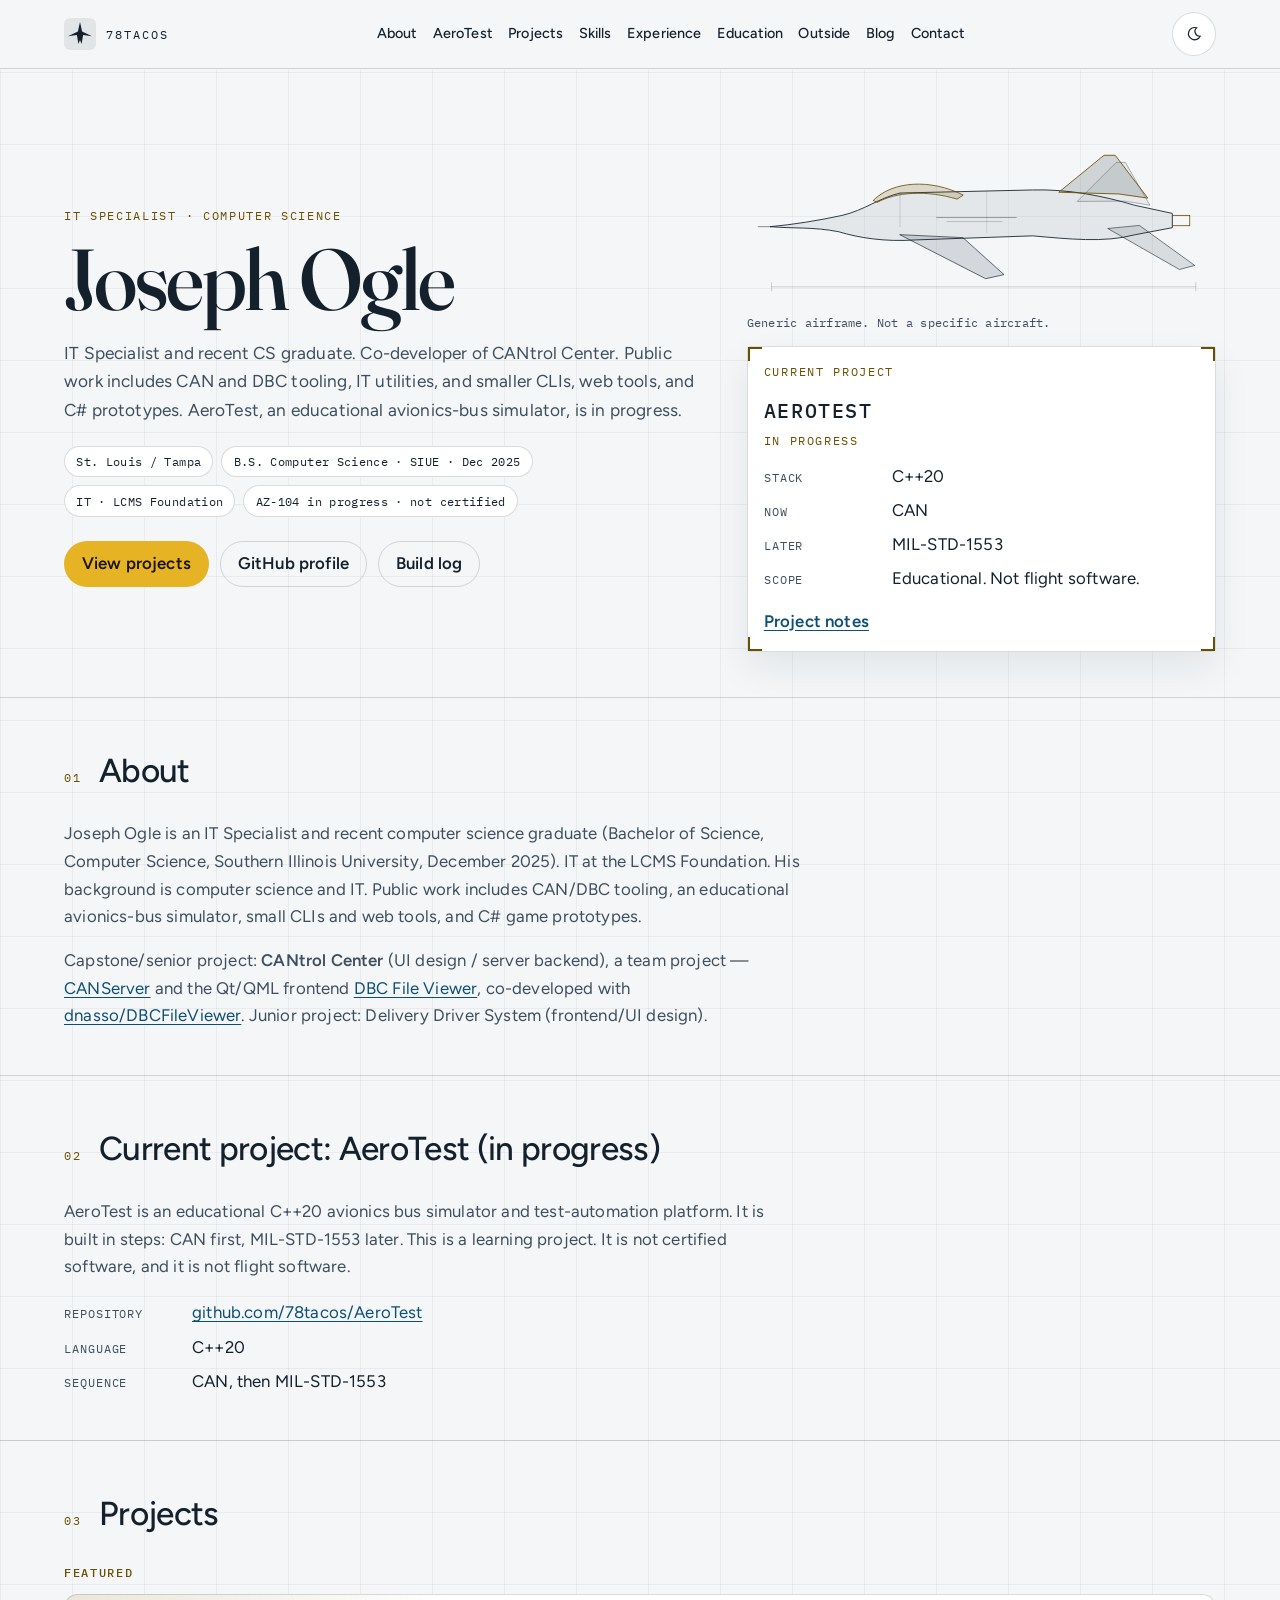
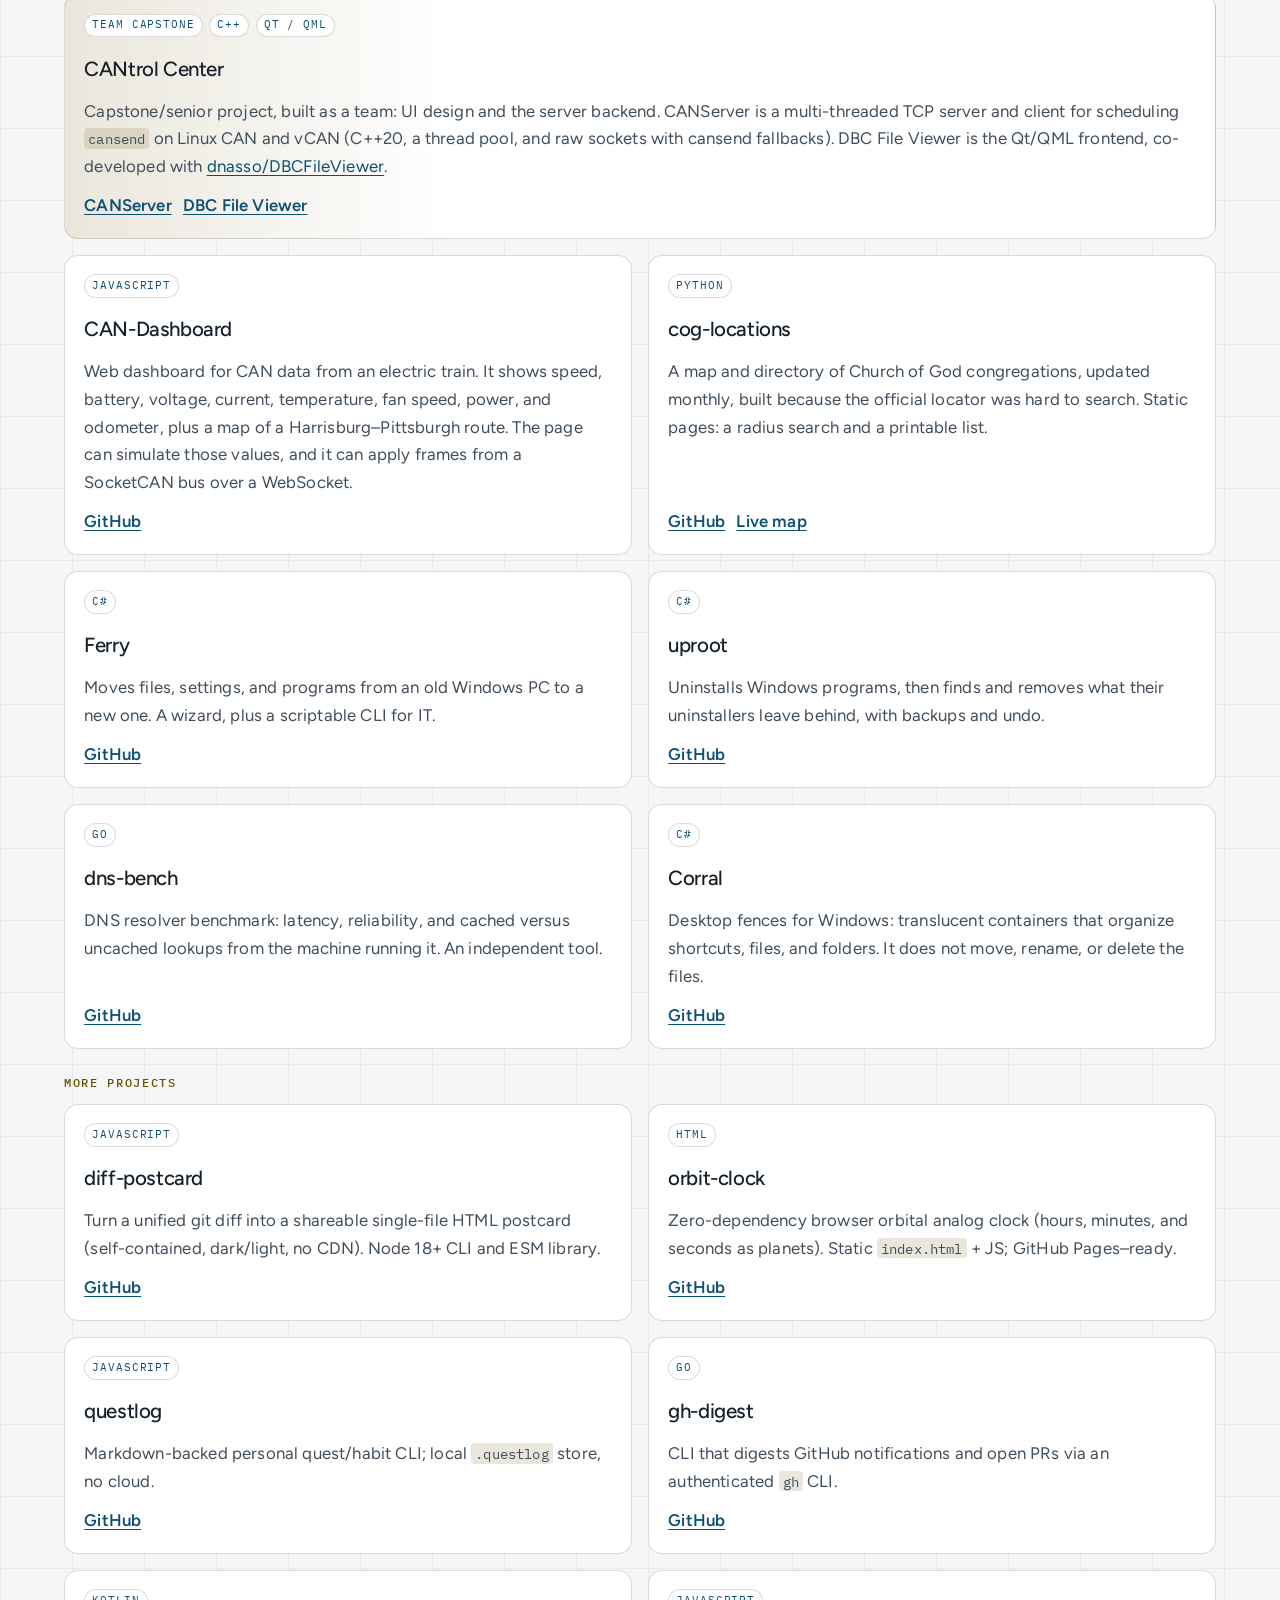
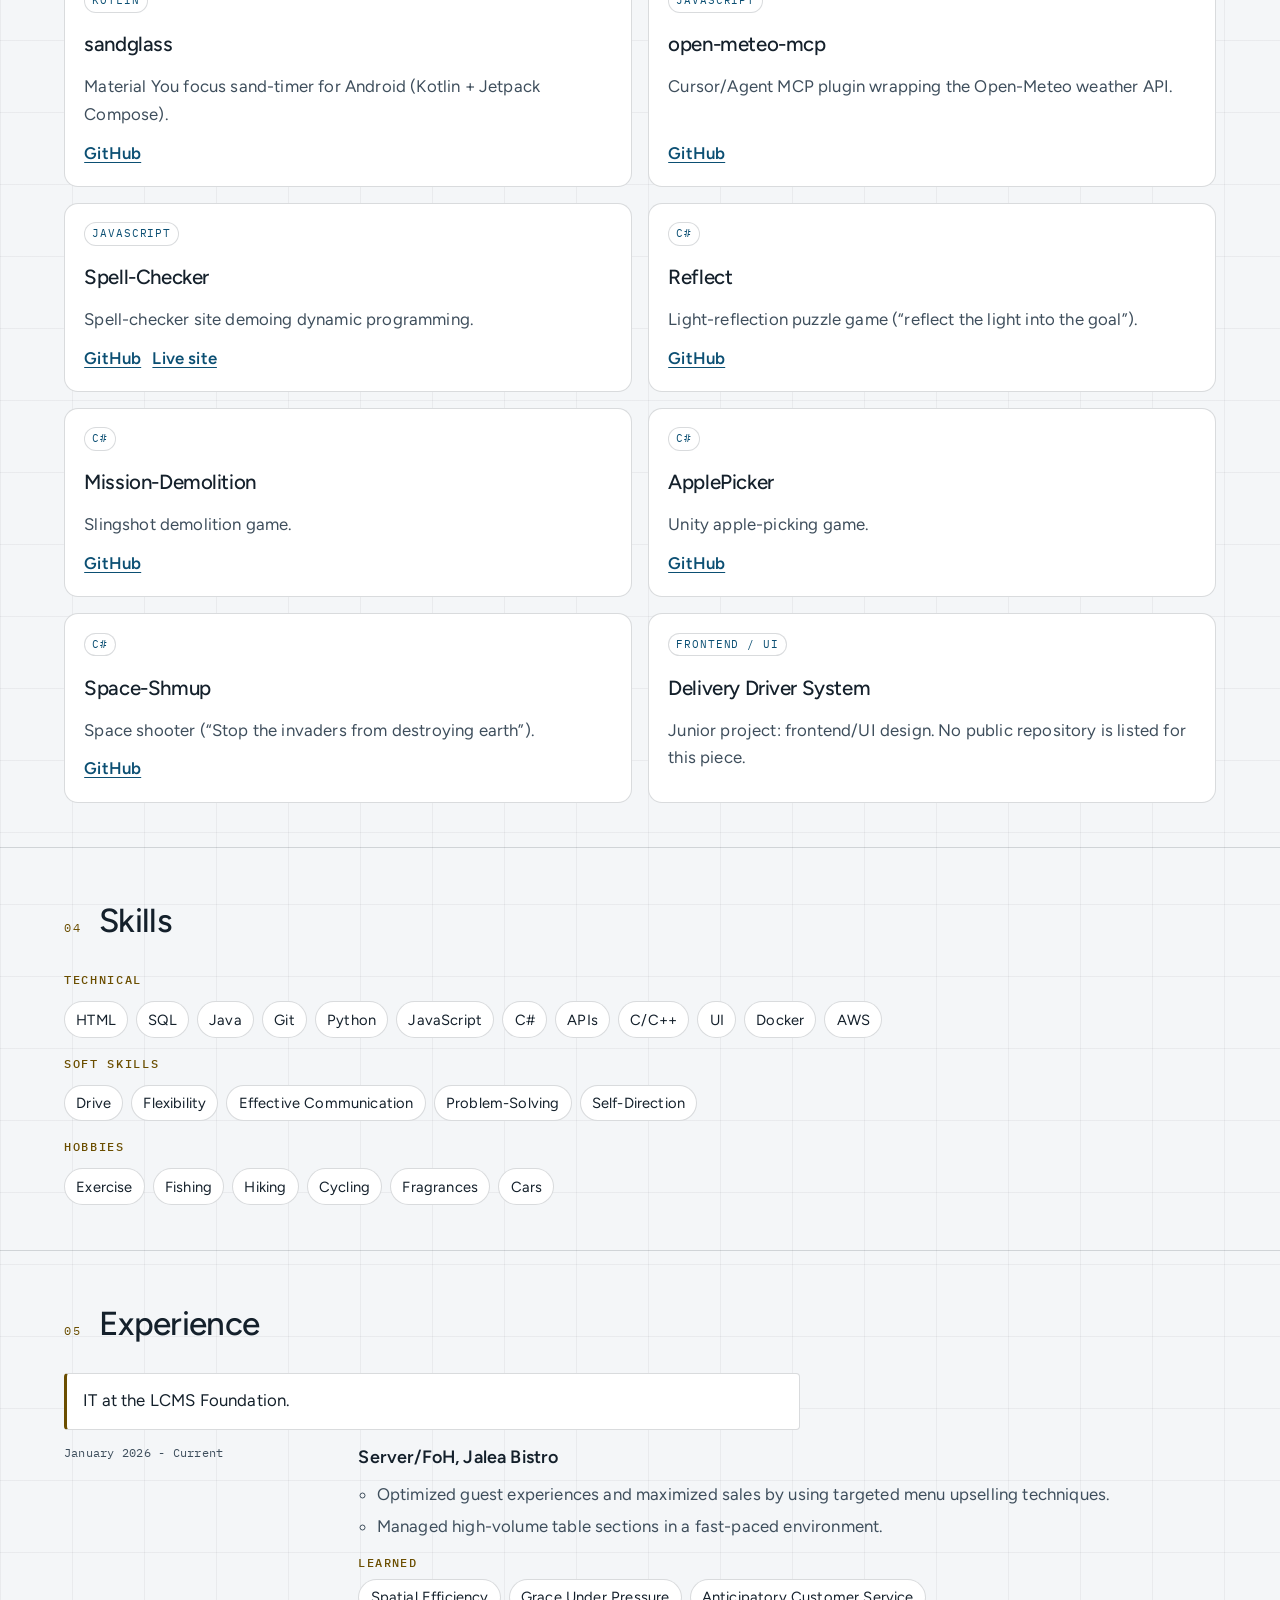
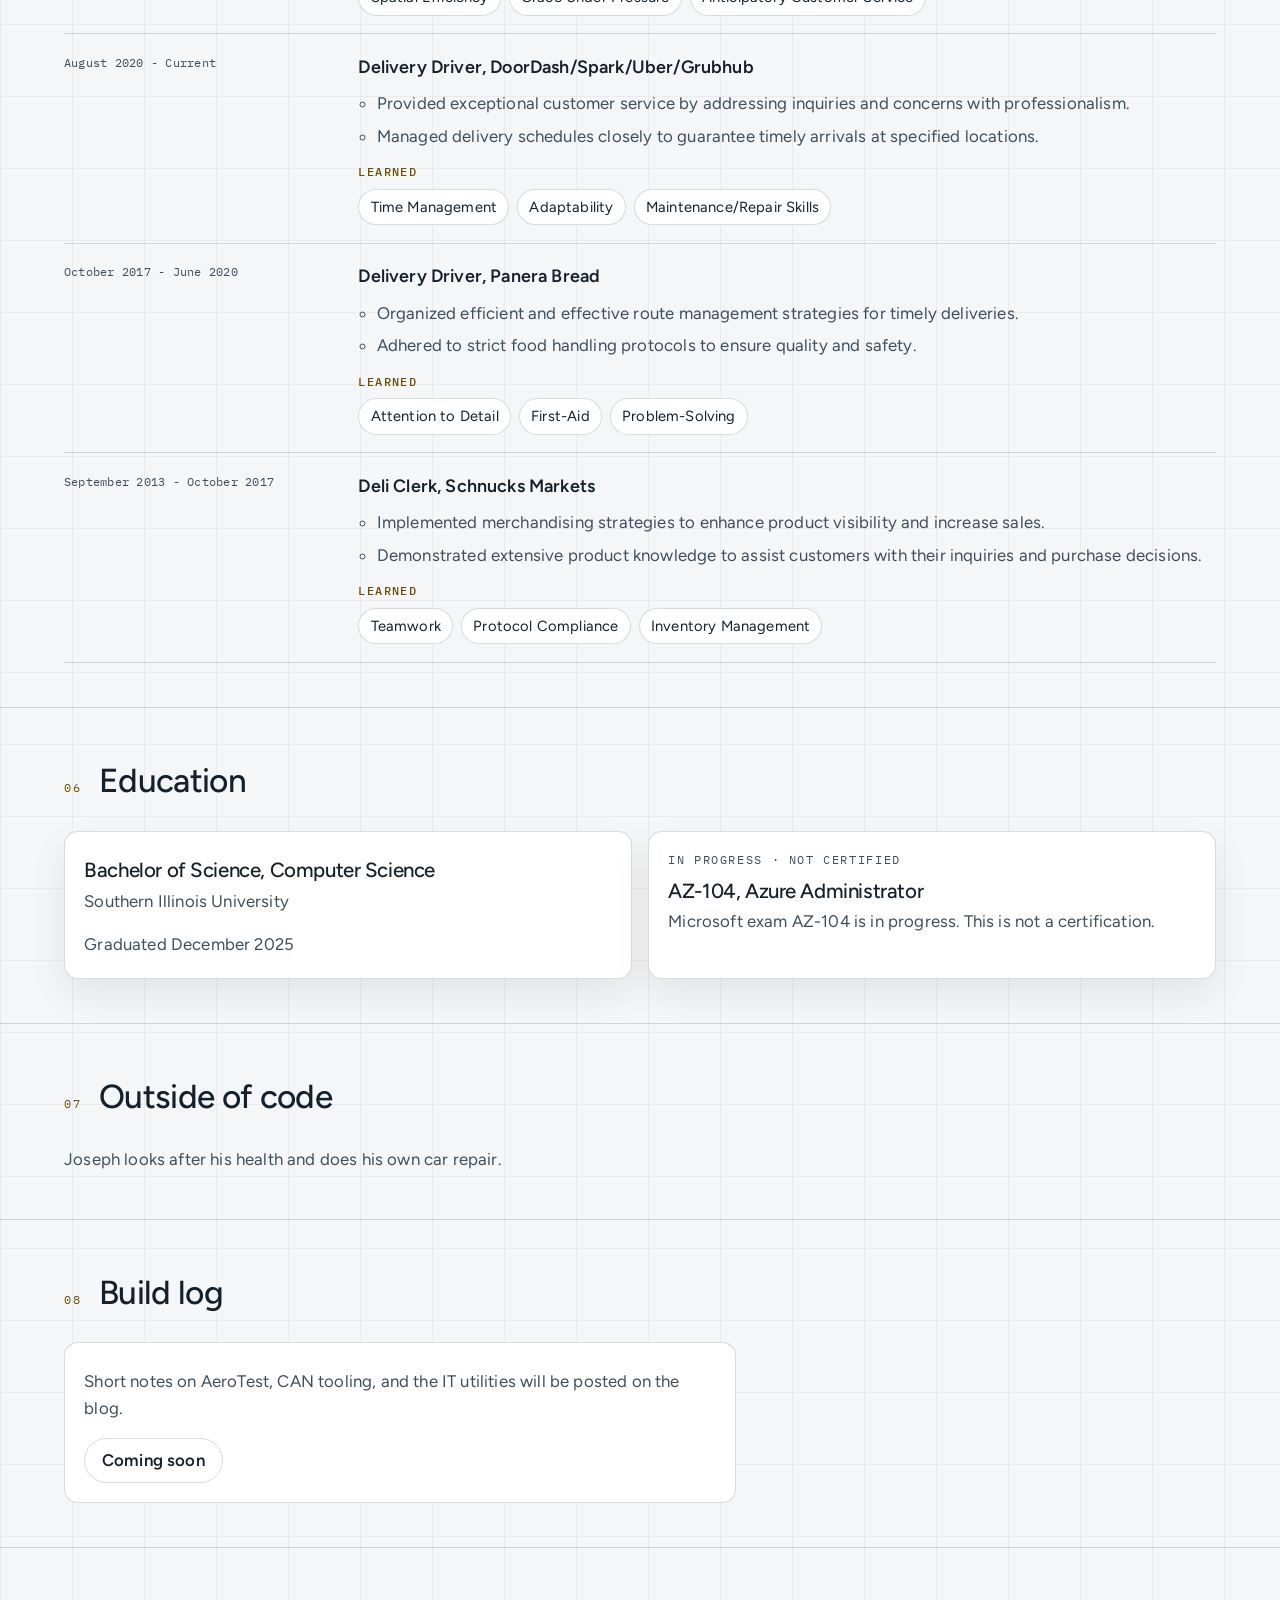
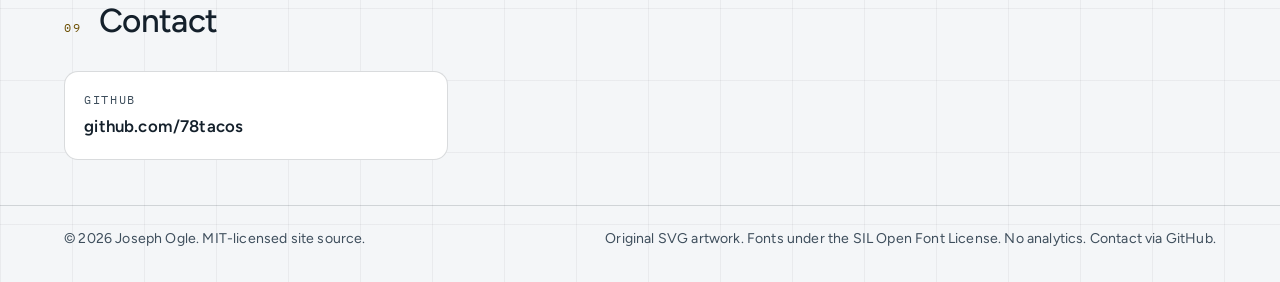
<file: index.html>
<!DOCTYPE html>
<html lang="en">
  <head>
    <meta charset="utf-8" />
    <meta name="viewport" content="width=device-width, initial-scale=1" />
    <title>Joseph Ogle · IT Specialist and Computer Science</title>
    <meta
      name="description"
      content="Joseph Ogle — IT specialist and SIUE CS graduate (Dec 2025). IT at the LCMS Foundation. CANtrol Center, AeroTest. AZ-104 in progress, not certified."
    />
    <meta name="theme-color" content="#0e141b" />
    <link rel="icon" href="assets/img/favicon.svg" type="image/svg+xml" />
    <link rel="stylesheet" href="css/fonts.css" />
    <link rel="stylesheet" href="css/styles.css" />
    <!--
      Artwork is original SVG. No stock photos and no third-party marks.
      Figtree, Fraunces, and IBM Plex Mono are SIL Open Font License.
    -->
    <script>
      (function () {
        try {
          var stored = localStorage.getItem("theme");
          var theme =
            stored === "light" || stored === "dark"
              ? stored
              : window.matchMedia("(prefers-color-scheme: light)").matches
                ? "light"
                : "dark";
          document.documentElement.dataset.theme = theme;
        } catch (error) {
          document.documentElement.dataset.theme = "dark";
        }
      })();
    </script>
  </head>
  <body>
    <a class="skip-link" href="#main">Skip to content</a>
    <header class="site-header">
      <div class="wrap header-inner">
        <a class="wordmark" href="#top">
          <svg class="wordmark-mark" viewBox="0 0 64 64" aria-hidden="true" focusable="false">
            <rect width="64" height="64" rx="12" fill="currentColor" opacity="0.08" />
            <path fill="currentColor" d="M32 8 L36.2 27 L56 36.5 L38.2 34.2 L35.2 52 L32 44 L28.8 52 L25.8 34.2 L8 36.5 L27.8 27 Z" />
          </svg>
          78tacos
        </a>
        <nav id="site-nav" class="site-nav" data-nav aria-label="Primary">
          <a href="#about">About</a>
          <a href="#aerotest">AeroTest</a>
          <a href="#projects">Projects</a>
          <a href="#skills">Skills</a>
          <a href="#experience">Experience</a>
          <a href="#education">Education</a>
          <a href="#outside">Outside</a>
          <a href="blog/index.html">Blog</a>
          <a href="#contact">Contact</a>
        </nav>
        <div class="header-actions">
          <button class="icon-btn" type="button" data-theme-toggle aria-pressed="true" aria-label="Switch to light theme">
            <svg class="icon-sun" width="18" height="18" viewBox="0 0 24 24" aria-hidden="true" focusable="false">
              <circle cx="12" cy="12" r="3.2" fill="none" stroke="currentColor" stroke-width="1.6" />
              <path fill="none" stroke="currentColor" stroke-width="1.6" stroke-linecap="round" d="M12 3.5v2.2M12 18.3v2.2M3.5 12h2.2M18.3 12h2.2M6 6l1.6 1.6M16.4 16.4 18 18M18 6l-1.6 1.6M7.6 16.4 6 18" />
            </svg>
            <svg class="icon-moon" width="18" height="18" viewBox="0 0 24 24" aria-hidden="true" focusable="false">
              <path fill="none" stroke="currentColor" stroke-width="1.6" d="M15.5 3.8A8.2 8.2 0 1 0 20.2 15 6.4 6.4 0 0 1 15.5 3.8z" />
            </svg>
          </button>
          <button
            class="menu-toggle"
            type="button"
            data-menu-toggle
            aria-expanded="false"
            aria-controls="site-nav"
            aria-label="Open menu"
          >
            <svg width="18" height="18" viewBox="0 0 24 24" aria-hidden="true" focusable="false">
              <path fill="none" stroke="currentColor" stroke-width="1.8" stroke-linecap="round" d="M4 7h16M4 12h16M4 17h16" />
            </svg>
          </button>
        </div>
      </div>
    </header>

    <main id="main">
      <section class="wrap hero" id="top" aria-labelledby="name">
        <div>
          <p class="kicker">IT Specialist · Computer Science</p>
          <h1 id="name">Joseph Ogle</h1>
          <p class="lede">
            IT Specialist and recent CS graduate. Co-developer of CANtrol Center.
            Public work includes CAN and DBC tooling, IT utilities, and smaller CLIs, web tools, and C# prototypes.
            AeroTest, an educational avionics-bus simulator, is in progress.
          </p>
          <div class="hero-meta">
            <span class="chip">St. Louis / Tampa</span>
            <span class="chip">B.S. Computer Science · SIUE · Dec 2025</span>
            <span class="chip">IT · LCMS Foundation</span>
            <span class="chip">AZ-104 in progress · not certified</span>
          </div>
          <div class="hero-actions">
            <a class="btn btn-primary" href="#projects">View projects</a>
            <a class="btn btn-ghost" href="https://github.com/78tacos" rel="me noopener noreferrer">GitHub profile</a>
            <a class="btn btn-ghost" href="blog/index.html">Build log</a>
          </div>
        </div>
        <div class="hero-aside">
          <figure class="jet">
            <svg viewBox="0 0 920 320" aria-hidden="true" focusable="false">
              <!-- Original schematic. Not a specific aircraft, logo, or photograph. -->
              <g fill="none" stroke-linejoin="round" stroke-linecap="round">
                <path d="M48 286 H880" stroke="currentColor" stroke-opacity="0.35" />
                <path d="M48 278 V294 M880 278 V294" stroke="currentColor" stroke-opacity="0.35" />
                <path d="M300 184 L468 270 L504 262 L424 190 Z" fill="currentColor" fill-opacity="0.14" stroke="currentColor" stroke-opacity="0.85" stroke-width="1.5" />
                <path d="M708 172 L848 252 L878 244 L770 166 Z" fill="currentColor" fill-opacity="0.12" stroke="currentColor" stroke-opacity="0.75" stroke-width="1.5" />
                <path d="M648 118 L724 42 L742 42 L790 126 L742 118 Z" fill="currentColor" fill-opacity="0.06" stroke="currentColor" stroke-opacity="0.45" stroke-width="1.4" />
                <path
                  d="M46 168 C90 164 140 156 186 146 C230 136 258 112 300 102 L560 96 C630 94 700 108 760 126 L834 142 L834 170 L760 184 C700 200 630 192 560 186 L330 194 C270 198 220 190 180 178 C130 168 90 172 46 168 Z"
                  fill="currentColor"
                  fill-opacity="0.07"
                  stroke="currentColor"
                  stroke-width="1.7"
                />
                <path d="M612 100 L700 28 L722 28 L786 112 L730 104 Z" fill="currentColor" fill-opacity="0.16" stroke="var(--amber)" stroke-width="1.7" />
                <path d="M248 116 C286 78 360 74 424 106 L412 114 C352 96 292 100 256 120 Z" fill="var(--amber)" fill-opacity="0.18" stroke="var(--amber)" stroke-width="1.6" />
                <path d="M372 150 H528" stroke="currentColor" stroke-opacity="0.55" stroke-width="1.4" />
                <path d="M392 158 H500" stroke="currentColor" stroke-opacity="0.35" stroke-width="1.2" />
                <path d="M300 102 V168" stroke="currentColor" stroke-opacity="0.28" />
                <path d="M470 98 V180" stroke="currentColor" stroke-opacity="0.22" />
                <path d="M834 146 H868 M834 166 H868 M868 146 V166" stroke="var(--amber)" stroke-width="1.6" />
                <path d="M46 168 H22" stroke="currentColor" stroke-opacity="0.7" stroke-width="1.4" />
              </g>
            </svg>
            <figcaption class="caption">Generic airframe. Not a specific aircraft.</figcaption>
          </figure>
          <div class="plate">
            <p class="kicker">Current project</p>
            <p class="plate-title">AEROTEST</p>
            <p class="flag">In progress</p>
            <dl class="specs">
              <div>
                <dt>Stack</dt>
                <dd>C++20</dd>
              </div>
              <div>
                <dt>Now</dt>
                <dd>CAN</dd>
              </div>
              <div>
                <dt>Later</dt>
                <dd>MIL-STD-1553</dd>
              </div>
              <div>
                <dt>Scope</dt>
                <dd>Educational. Not flight software.</dd>
              </div>
            </dl>
            <div class="card-links">
              <a href="#aerotest">Project notes</a>
            </div>
          </div>
        </div>
      </section>

      <section class="section" id="about" aria-labelledby="about-title">
        <div class="wrap">
          <div class="section-head">
            <span class="idx">01</span>
            <h2 id="about-title">About</h2>
          </div>
          <div class="prose">
            <p>
              Joseph Ogle is an IT Specialist and recent computer science graduate
              (Bachelor of Science, Computer Science, Southern Illinois University, December 2025).
              IT at the LCMS Foundation. His background is computer science and IT.
              Public work includes CAN/DBC tooling, an educational avionics-bus simulator,
              small CLIs and web tools, and C# game prototypes.
            </p>
            <p>
              Capstone/senior project: <strong>CANtrol Center</strong> (UI design / server backend),
              a team project —
              <a href="https://github.com/78tacos/CANServer" rel="noopener noreferrer">CANServer</a>
              and the Qt/QML frontend
              <a href="https://github.com/78tacos/DBCFileViewer" rel="noopener noreferrer">DBC File Viewer</a>,
              co-developed with
              <a href="https://github.com/dnasso/DBCFileViewer" rel="noopener noreferrer">dnasso/DBCFileViewer</a>.
              Junior project: Delivery Driver System (frontend/UI design).
            </p>
          </div>
        </div>
      </section>

      <section class="section" id="aerotest" aria-labelledby="aerotest-title">
        <div class="wrap">
          <div class="section-head">
            <span class="idx">02</span>
            <h2 id="aerotest-title">Current project: AeroTest (in progress)</h2>
          </div>
          <div class="prose">
            <p>
              AeroTest is an educational C++20 avionics bus simulator and test-automation platform.
              It is built in steps: CAN first, MIL-STD-1553 later.
              This is a learning project. It is not certified software, and it is not flight software.
            </p>
          </div>
          <dl class="specs">
            <div>
              <dt>Repository</dt>
              <dd><a href="https://github.com/78tacos/AeroTest" rel="noopener noreferrer">github.com/78tacos/AeroTest</a></dd>
            </div>
            <div>
              <dt>Language</dt>
              <dd>C++20</dd>
            </div>
            <div>
              <dt>Sequence</dt>
              <dd>CAN, then MIL-STD-1553</dd>
            </div>
          </dl>
        </div>
      </section>

      <section class="section" id="projects" aria-labelledby="projects-title">
        <div class="wrap">
          <div class="section-head">
            <span class="idx">03</span>
            <h2 id="projects-title">Projects</h2>
          </div>
          <p class="group-label">Featured</p>
          <div class="project-grid">
            <article class="card featured">
              <div class="card-top">
                <span class="lang">Team capstone</span>
                <span class="lang">C++</span>
                <span class="lang">Qt / QML</span>
              </div>
              <h3>CANtrol Center</h3>
              <p>
                Capstone/senior project, built as a team: UI design and the server backend.
                CANServer is a multi-threaded TCP server and client for scheduling
                <code>cansend</code> on Linux CAN and vCAN (C++20, a thread pool, and raw sockets
                with cansend fallbacks). DBC File Viewer is the Qt/QML frontend, co-developed with
                <a href="https://github.com/dnasso/DBCFileViewer" rel="noopener noreferrer">dnasso/DBCFileViewer</a>.
              </p>
              <div class="card-links">
                <a href="https://github.com/78tacos/CANServer" rel="noopener noreferrer">CANServer</a>
                <a href="https://github.com/78tacos/DBCFileViewer" rel="noopener noreferrer">DBC File Viewer</a>
              </div>
            </article>

            <article class="card">
              <div class="card-top"><span class="lang">JavaScript</span></div>
              <h3>CAN-Dashboard</h3>
              <p>
                Web dashboard for CAN data from an electric train. It shows speed, battery, voltage,
                current, temperature, fan speed, power, and odometer, plus a map of a Harrisburg–Pittsburgh route.
                The page can simulate those values, and it can apply frames from a SocketCAN bus over a WebSocket.
              </p>
              <div class="card-links">
                <a href="https://github.com/78tacos/CAN-Dashboard" rel="noopener noreferrer">GitHub</a>
              </div>
            </article>

            <article class="card">
              <div class="card-top"><span class="lang">Python</span></div>
              <h3>cog-locations</h3>
              <p>
                A map and directory of Church of God congregations, updated monthly, built because the
                official locator was hard to search. Static pages: a radius search and a printable list.
              </p>
              <div class="card-links">
                <a href="https://github.com/78tacos/cog-locations" rel="noopener noreferrer">GitHub</a>
                <a href="https://78tacos.github.io/cog-locations/" rel="noopener noreferrer">Live map</a>
              </div>
            </article>

            <article class="card">
              <div class="card-top"><span class="lang">C#</span></div>
              <h3>Ferry</h3>
              <p>Moves files, settings, and programs from an old Windows PC to a new one. A wizard, plus a scriptable CLI for IT.</p>
              <div class="card-links">
                <a href="https://github.com/78tacos/Ferry" rel="noopener noreferrer">GitHub</a>
              </div>
            </article>

            <article class="card">
              <div class="card-top"><span class="lang">C#</span></div>
              <h3>uproot</h3>
              <p>Uninstalls Windows programs, then finds and removes what their uninstallers leave behind, with backups and undo.</p>
              <div class="card-links">
                <a href="https://github.com/78tacos/uproot" rel="noopener noreferrer">GitHub</a>
              </div>
            </article>

            <article class="card">
              <div class="card-top"><span class="lang">Go</span></div>
              <h3>dns-bench</h3>
              <p>DNS resolver benchmark: latency, reliability, and cached versus uncached lookups from the machine running it. An independent tool.</p>
              <div class="card-links">
                <a href="https://github.com/78tacos/dns-bench" rel="noopener noreferrer">GitHub</a>
              </div>
            </article>

            <article class="card">
              <div class="card-top"><span class="lang">C#</span></div>
              <h3>Corral</h3>
              <p>Desktop fences for Windows: translucent containers that organize shortcuts, files, and folders. It does not move, rename, or delete the files.</p>
              <div class="card-links">
                <a href="https://github.com/78tacos/Corral" rel="noopener noreferrer">GitHub</a>
              </div>
            </article>
          </div>

          <p class="group-label">More projects</p>
          <div class="project-grid">
            <article class="card">
              <div class="card-top"><span class="lang">JavaScript</span></div>
              <h3>diff-postcard</h3>
              <p>Turn a unified git diff into a shareable single-file HTML postcard (self-contained, dark/light, no CDN). Node 18+ CLI and ESM library.</p>
              <div class="card-links">
                <a href="https://github.com/78tacos/diff-postcard" rel="noopener noreferrer">GitHub</a>
              </div>
            </article>

            <article class="card">
              <div class="card-top"><span class="lang">HTML</span></div>
              <h3>orbit-clock</h3>
              <p>Zero-dependency browser orbital analog clock (hours, minutes, and seconds as planets). Static <code>index.html</code> + JS; GitHub Pages–ready.</p>
              <div class="card-links">
                <a href="https://github.com/78tacos/orbit-clock" rel="noopener noreferrer">GitHub</a>
              </div>
            </article>

            <article class="card">
              <div class="card-top"><span class="lang">JavaScript</span></div>
              <h3>questlog</h3>
              <p>Markdown-backed personal quest/habit CLI; local <code>.questlog</code> store, no cloud.</p>
              <div class="card-links">
                <a href="https://github.com/78tacos/questlog" rel="noopener noreferrer">GitHub</a>
              </div>
            </article>

            <article class="card">
              <div class="card-top"><span class="lang">Go</span></div>
              <h3>gh-digest</h3>
              <p>CLI that digests GitHub notifications and open PRs via an authenticated <code>gh</code> CLI.</p>
              <div class="card-links">
                <a href="https://github.com/78tacos/gh-digest" rel="noopener noreferrer">GitHub</a>
              </div>
            </article>

            <article class="card">
              <div class="card-top"><span class="lang">Kotlin</span></div>
              <h3>sandglass</h3>
              <p>Material You focus sand-timer for Android (Kotlin + Jetpack Compose).</p>
              <div class="card-links">
                <a href="https://github.com/78tacos/sandglass" rel="noopener noreferrer">GitHub</a>
              </div>
            </article>

            <article class="card">
              <div class="card-top"><span class="lang">JavaScript</span></div>
              <h3>open-meteo-mcp</h3>
              <p>Cursor/Agent MCP plugin wrapping the Open-Meteo weather API.</p>
              <div class="card-links">
                <a href="https://github.com/78tacos/open-meteo-mcp" rel="noopener noreferrer">GitHub</a>
              </div>
            </article>

            <article class="card">
              <div class="card-top"><span class="lang">JavaScript</span></div>
              <h3>Spell-Checker</h3>
              <p>Spell-checker site demoing dynamic programming.</p>
              <div class="card-links">
                <a href="https://github.com/78tacos/Spell-Checker" rel="noopener noreferrer">GitHub</a>
                <a href="https://78tacos.github.io/Spell-Checker/" rel="noopener noreferrer">Live site</a>
              </div>
            </article>

            <article class="card">
              <div class="card-top"><span class="lang">C#</span></div>
              <h3>Reflect</h3>
              <p>Light-reflection puzzle game (“reflect the light into the goal”).</p>
              <div class="card-links">
                <a href="https://github.com/78tacos/Reflect" rel="noopener noreferrer">GitHub</a>
              </div>
            </article>

            <article class="card">
              <div class="card-top"><span class="lang">C#</span></div>
              <h3>Mission-Demolition</h3>
              <p>Slingshot demolition game.</p>
              <div class="card-links">
                <a href="https://github.com/78tacos/Mission-Demolition" rel="noopener noreferrer">GitHub</a>
              </div>
            </article>

            <article class="card">
              <div class="card-top"><span class="lang">C#</span></div>
              <h3>ApplePicker</h3>
              <p>Unity apple-picking game.</p>
              <div class="card-links">
                <a href="https://github.com/78tacos/ApplePicker" rel="noopener noreferrer">GitHub</a>
              </div>
            </article>

            <article class="card">
              <div class="card-top"><span class="lang">C#</span></div>
              <h3>Space-Shmup</h3>
              <p>Space shooter (“Stop the invaders from destroying earth”).</p>
              <div class="card-links">
                <a href="https://github.com/78tacos/Space-Shmup" rel="noopener noreferrer">GitHub</a>
              </div>
            </article>

            <article class="card">
              <div class="card-top"><span class="lang">Frontend / UI</span></div>
              <h3>Delivery Driver System</h3>
              <p>Junior project: frontend/UI design. No public repository is listed for this piece.</p>
            </article>
          </div>
        </div>
      </section>

      <section class="section" id="skills" aria-labelledby="skills-title">
        <div class="wrap">
          <div class="section-head">
            <span class="idx">04</span>
            <h2 id="skills-title">Skills</h2>
          </div>
          <div class="skill-groups">
            <div class="skill-group">
              <h3>Technical</h3>
              <div class="pills">
                <span>HTML</span>
                <span>SQL</span>
                <span>Java</span>
                <span>Git</span>
                <span>Python</span>
                <span>JavaScript</span>
                <span>C#</span>
                <span>APIs</span>
                <span>C/C++</span>
                <span>UI</span>
                <span>Docker</span>
                <span>AWS</span>
              </div>
            </div>
            <div class="skill-group">
              <h3>Soft skills</h3>
              <div class="pills">
                <span>Drive</span>
                <span>Flexibility</span>
                <span>Effective Communication</span>
                <span>Problem-Solving</span>
                <span>Self-Direction</span>
              </div>
            </div>
            <div class="skill-group">
              <h3>Hobbies</h3>
              <div class="pills">
                <span>Exercise</span>
                <span>Fishing</span>
                <span>Hiking</span>
                <span>Cycling</span>
                <span>Fragrances</span>
                <span>Cars</span>
              </div>
            </div>
          </div>
        </div>
      </section>

      <section class="section" id="experience" aria-labelledby="experience-title">
        <div class="wrap">
          <div class="section-head">
            <span class="idx">05</span>
            <h2 id="experience-title">Experience</h2>
          </div>
          <div class="affiliation">
            <p>IT at the LCMS Foundation.</p>
          </div>
          <ol class="timeline">
            <li class="job">
              <p class="when">January 2026 - Current</p>
              <div>
                <h3>Server/FoH, Jalea Bistro</h3>
                <ul class="job-duties">
                  <li>Optimized guest experiences and maximized sales by using targeted menu upselling techniques.</li>
                  <li>Managed high-volume table sections in a fast-paced environment.</li>
                </ul>
                <div class="learned">
                  <h4>Learned</h4>
                  <div class="pills">
                    <span>Spatial Efficiency</span>
                    <span>Grace Under Pressure</span>
                    <span>Anticipatory Customer Service</span>
                  </div>
                </div>
              </div>
            </li>
            <li class="job">
              <p class="when">August 2020 - Current</p>
              <div>
                <h3>Delivery Driver, DoorDash/Spark/Uber/Grubhub</h3>
                <ul class="job-duties">
                  <li>Provided exceptional customer service by addressing inquiries and concerns with professionalism.</li>
                  <li>Managed delivery schedules closely to guarantee timely arrivals at specified locations.</li>
                </ul>
                <div class="learned">
                  <h4>Learned</h4>
                  <div class="pills">
                    <span>Time Management</span>
                    <span>Adaptability</span>
                    <span>Maintenance/Repair Skills</span>
                  </div>
                </div>
              </div>
            </li>
            <li class="job">
              <p class="when">October 2017 - June 2020</p>
              <div>
                <h3>Delivery Driver, Panera Bread</h3>
                <ul class="job-duties">
                  <li>Organized efficient and effective route management strategies for timely deliveries.</li>
                  <li>Adhered to strict food handling protocols to ensure quality and safety.</li>
                </ul>
                <div class="learned">
                  <h4>Learned</h4>
                  <div class="pills">
                    <span>Attention to Detail</span>
                    <span>First-Aid</span>
                    <span>Problem-Solving</span>
                  </div>
                </div>
              </div>
            </li>
            <li class="job">
              <p class="when">September 2013 - October 2017</p>
              <div>
                <h3>Deli Clerk, Schnucks Markets</h3>
                <ul class="job-duties">
                  <li>Implemented merchandising strategies to enhance product visibility and increase sales.</li>
                  <li>Demonstrated extensive product knowledge to assist customers with their inquiries and purchase decisions.</li>
                </ul>
                <div class="learned">
                  <h4>Learned</h4>
                  <div class="pills">
                    <span>Teamwork</span>
                    <span>Protocol Compliance</span>
                    <span>Inventory Management</span>
                  </div>
                </div>
              </div>
            </li>
          </ol>
        </div>
      </section>

      <section class="section" id="education" aria-labelledby="education-title">
        <div class="wrap">
          <div class="section-head">
            <span class="idx">06</span>
            <h2 id="education-title">Education</h2>
          </div>
          <div class="edu-grid">
            <article class="edu-card">
              <h3>Bachelor of Science, Computer Science</h3>
              <p>Southern Illinois University</p>
              <p>Graduated December 2025</p>
            </article>
            <article class="edu-card">
              <p class="flag">In progress · not certified</p>
              <h3>AZ-104, Azure Administrator</h3>
              <p>Microsoft exam AZ-104 is in progress. This is not a certification.</p>
            </article>
          </div>
        </div>
      </section>

      <section class="section" id="outside" aria-labelledby="outside-title">
        <div class="wrap">
          <div class="section-head">
            <span class="idx">07</span>
            <h2 id="outside-title">Outside of code</h2>
          </div>
          <div class="prose outside">
            <p>Joseph looks after his health and does his own car repair.</p>
          </div>
        </div>
      </section>

      <section class="section" id="log" aria-labelledby="log-title">
        <div class="wrap">
          <div class="section-head">
            <span class="idx">08</span>
            <h2 id="log-title">Build log</h2>
          </div>
          <div class="log-panel">
            <p>Short notes on AeroTest, CAN tooling, and the IT utilities will be posted on the blog.</p>
            <a class="btn btn-ghost" href="blog/index.html">Coming soon</a>
          </div>
        </div>
      </section>

      <section class="section" id="contact" aria-labelledby="contact-title">
        <div class="wrap">
          <div class="section-head">
            <span class="idx">09</span>
            <h2 id="contact-title">Contact</h2>
          </div>
          <div class="contact-panel">
            <a class="contact-card" href="https://github.com/78tacos" rel="me noopener noreferrer">
              <span>GitHub</span>
              <strong>github.com/78tacos</strong>
            </a>
          </div>
        </div>
      </section>
    </main>

    <footer class="site-footer">
      <div class="wrap footer-inner">
        <p>© <span data-year>2026</span> Joseph Ogle. MIT-licensed site source.</p>
        <p>Original SVG artwork. Fonts under the SIL Open Font License. No analytics. Contact via GitHub.</p>
      </div>
    </footer>
    <script src="js/main.js" defer></script>
  </body>
</html>
</file>
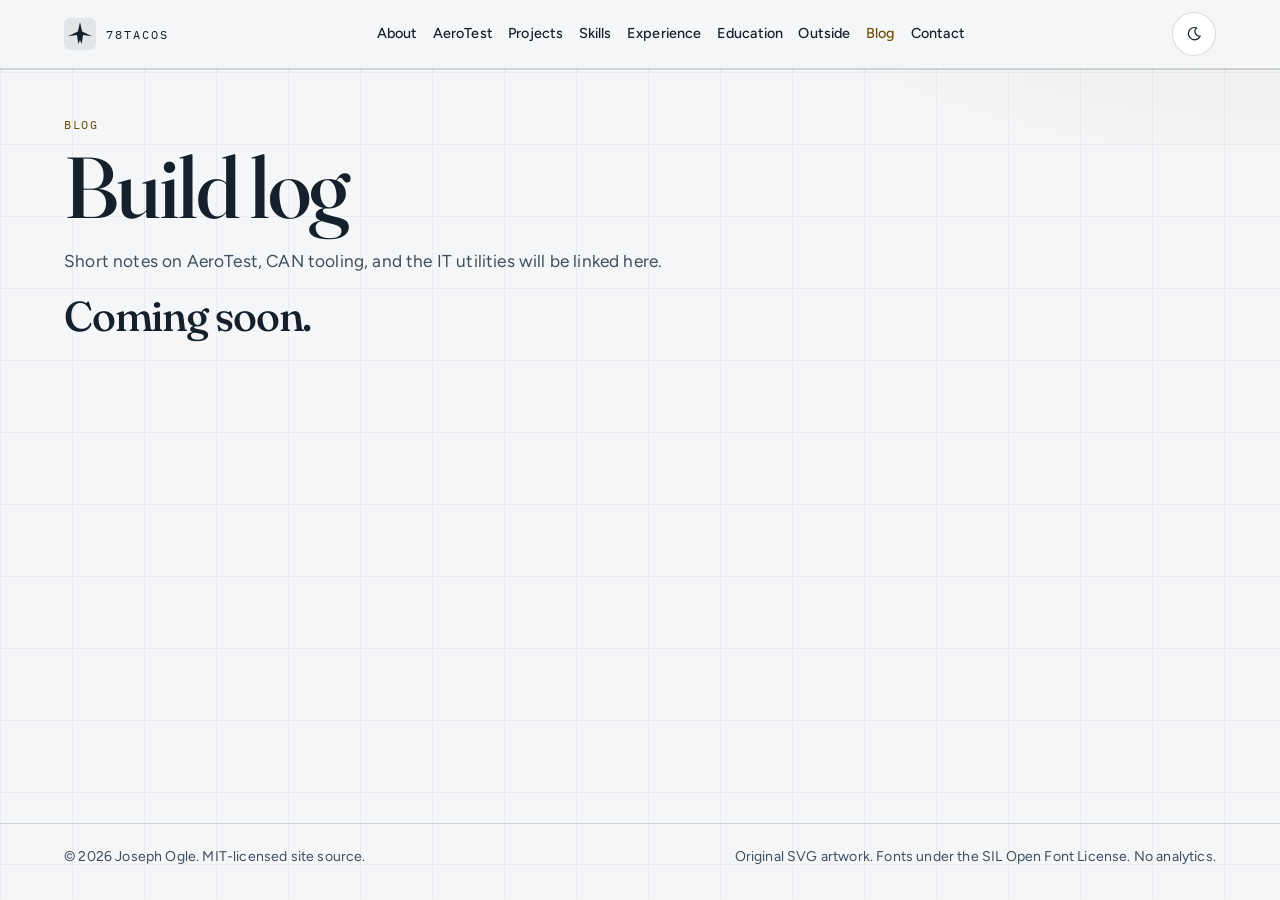
<file: blog/index.html>
<!DOCTYPE html>
<html lang="en">
  <head>
    <meta charset="utf-8" />
    <meta name="viewport" content="width=device-width, initial-scale=1" />
    <title>Build log — Joseph Ogle</title>
    <meta
      name="description"
      content="Build log for Joseph Ogle. Notes on AeroTest, CAN tooling, and IT utilities. Coming soon."
    />
    <meta name="theme-color" content="#0e141b" />
    <link rel="icon" href="../assets/img/favicon.svg" type="image/svg+xml" />
    <link rel="stylesheet" href="../css/fonts.css" />
    <link rel="stylesheet" href="../css/styles.css" />
    <script>
      (function () {
        try {
          var stored = localStorage.getItem("theme");
          var theme =
            stored === "light" || stored === "dark"
              ? stored
              : window.matchMedia("(prefers-color-scheme: light)").matches
                ? "light"
                : "dark";
          document.documentElement.dataset.theme = theme;
        } catch (error) {
          document.documentElement.dataset.theme = "dark";
        }
      })();
    </script>
  </head>
  <body>
    <a class="skip-link" href="#main">Skip to content</a>
    <header class="site-header">
      <div class="wrap header-inner">
        <a class="wordmark" href="../index.html">
          <svg class="wordmark-mark" viewBox="0 0 64 64" aria-hidden="true" focusable="false">
            <rect width="64" height="64" rx="12" fill="currentColor" opacity="0.08" />
            <path fill="currentColor" d="M32 8 L36.2 27 L56 36.5 L38.2 34.2 L35.2 52 L32 44 L28.8 52 L25.8 34.2 L8 36.5 L27.8 27 Z" />
          </svg>
          78tacos
        </a>
        <nav id="site-nav" class="site-nav" data-nav aria-label="Primary">
          <a href="../index.html#about">About</a>
          <a href="../index.html#aerotest">AeroTest</a>
          <a href="../index.html#projects">Projects</a>
          <a href="../index.html#skills">Skills</a>
          <a href="../index.html#experience">Experience</a>
          <a href="../index.html#education">Education</a>
          <a href="../index.html#outside">Outside</a>
          <a href="index.html" aria-current="page">Blog</a>
          <a href="../index.html#contact">Contact</a>
        </nav>
        <div class="header-actions">
          <button class="icon-btn" type="button" data-theme-toggle aria-pressed="true" aria-label="Switch to light theme">
            <svg class="icon-sun" width="18" height="18" viewBox="0 0 24 24" aria-hidden="true" focusable="false">
              <circle cx="12" cy="12" r="3.2" fill="none" stroke="currentColor" stroke-width="1.6" />
              <path fill="none" stroke="currentColor" stroke-width="1.6" stroke-linecap="round" d="M12 3.5v2.2M12 18.3v2.2M3.5 12h2.2M18.3 12h2.2M6 6l1.6 1.6M16.4 16.4 18 18M18 6l-1.6 1.6M7.6 16.4 6 18" />
            </svg>
            <svg class="icon-moon" width="18" height="18" viewBox="0 0 24 24" aria-hidden="true" focusable="false">
              <path fill="none" stroke="currentColor" stroke-width="1.6" d="M15.5 3.8A8.2 8.2 0 1 0 20.2 15 6.4 6.4 0 0 1 15.5 3.8z" />
            </svg>
          </button>
          <button
            class="menu-toggle"
            type="button"
            data-menu-toggle
            aria-expanded="false"
            aria-controls="site-nav"
            aria-label="Open menu"
          >
            <svg width="18" height="18" viewBox="0 0 24 24" aria-hidden="true" focusable="false">
              <path fill="none" stroke="currentColor" stroke-width="1.8" stroke-linecap="round" d="M4 7h16M4 12h16M4 17h16" />
            </svg>
          </button>
        </div>
      </div>
    </header>

    <main id="main">
      <section class="section" aria-labelledby="blog-title">
        <div class="wrap">
          <p class="kicker">Blog</p>
          <h1 class="page-title" id="blog-title">Build log</h1>
          <p class="lede">Short notes on AeroTest, CAN tooling, and the IT utilities will be linked here.</p>
          <!--
            Add a post:
            1. Duplicate blog/posts/_template.html as blog/posts/YYYY-MM-DD-slug.html.
            2. Set the title, date, and body. Remove the noindex tag.
            3. Add an item to the list below. The coming-soon line hides once an item exists.

            <li>
              <article>
                <p class="when"><time datetime="2026-04-02">April 2, 2026</time></p>
                <h3><a href="posts/2026-04-02-slug.html">Title</a></h3>
                <p>One-sentence deck.</p>
              </article>
            </li>
          -->
          <ol class="post-list"></ol>
          <p class="coming-soon">Coming soon.</p>
        </div>
      </section>
    </main>

    <footer class="site-footer">
      <div class="wrap footer-inner">
        <p>© <span data-year>2026</span> Joseph Ogle. MIT-licensed site source.</p>
        <p>Original SVG artwork. Fonts under the SIL Open Font License. No analytics.</p>
      </div>
    </footer>
    <script src="../js/main.js" defer></script>
  </body>
</html>
</file>
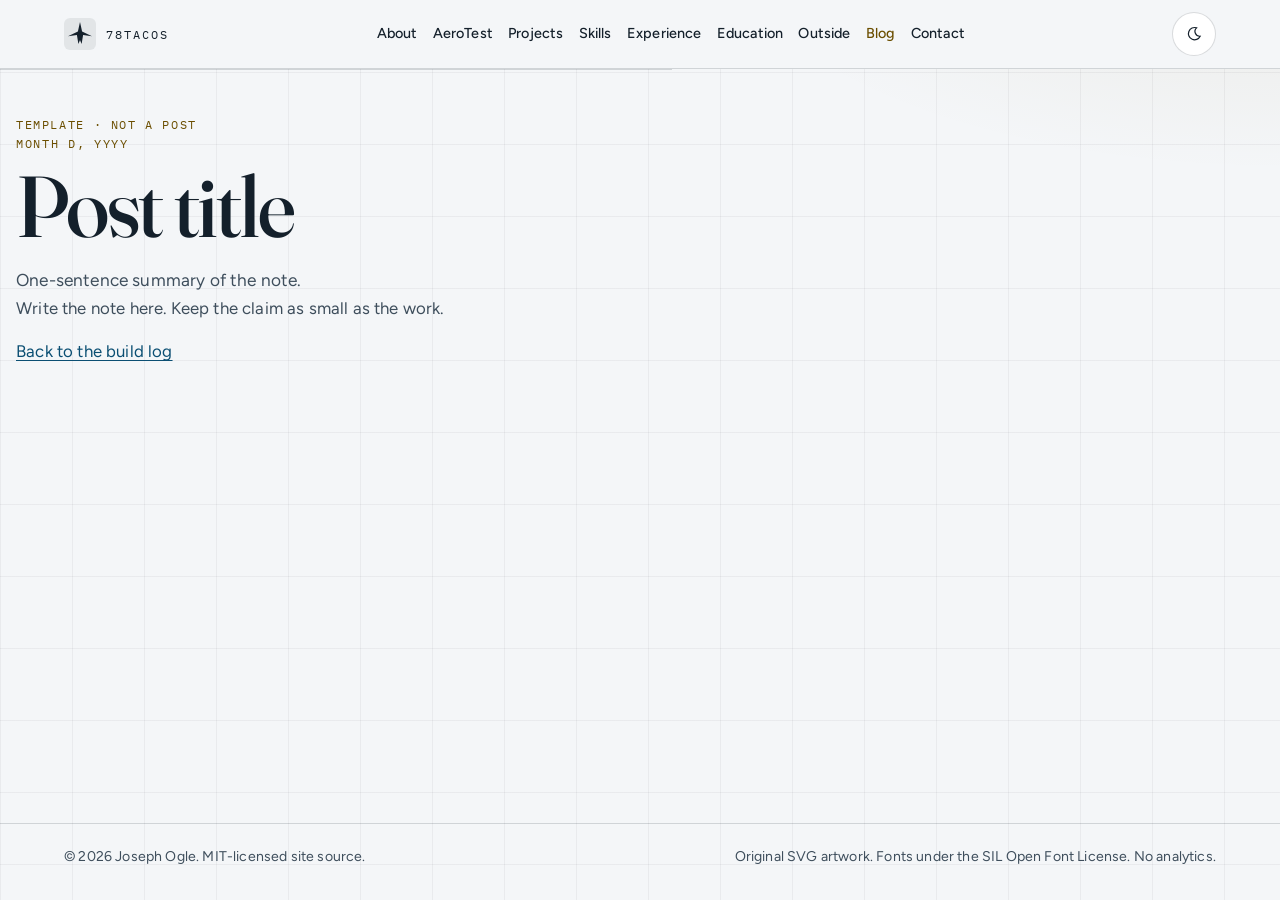
<file: blog/posts/_template.html>
<!DOCTYPE html>
<html lang="en">
  <head>
    <meta charset="utf-8" />
    <meta name="viewport" content="width=device-width, initial-scale=1" />
    <title>Post title — Joseph Ogle</title>
    <meta name="robots" content="noindex" />
    <meta name="description" content="Replace this description." />
    <link rel="icon" href="../../assets/img/favicon.svg" type="image/svg+xml" />
    <link rel="stylesheet" href="../../css/fonts.css" />
    <link rel="stylesheet" href="../../css/styles.css" />
    <!--
      Template, not a published post. To use it:
      1. Duplicate this file as blog/posts/YYYY-MM-DD-slug.html.
      2. Replace the title, date, description, and body.
      3. Remove the noindex meta tag.
      4. Add a list item on blog/index.html.
      Asset paths stay ../../ because the file lives in blog/posts/.
    -->
    <script>
      (function () {
        try {
          var stored = localStorage.getItem("theme");
          var theme =
            stored === "light" || stored === "dark"
              ? stored
              : window.matchMedia("(prefers-color-scheme: light)").matches
                ? "light"
                : "dark";
          document.documentElement.dataset.theme = theme;
        } catch (error) {
          document.documentElement.dataset.theme = "dark";
        }
      })();
    </script>
  </head>
  <body>
    <a class="skip-link" href="#main">Skip to content</a>
    <header class="site-header">
      <div class="wrap header-inner">
        <a class="wordmark" href="../../index.html">
          <svg class="wordmark-mark" viewBox="0 0 64 64" aria-hidden="true" focusable="false">
            <rect width="64" height="64" rx="12" fill="currentColor" opacity="0.08" />
            <path fill="currentColor" d="M32 8 L36.2 27 L56 36.5 L38.2 34.2 L35.2 52 L32 44 L28.8 52 L25.8 34.2 L8 36.5 L27.8 27 Z" />
          </svg>
          78tacos
        </a>
        <nav id="site-nav" class="site-nav" data-nav aria-label="Primary">
          <a href="../../index.html#about">About</a>
          <a href="../../index.html#aerotest">AeroTest</a>
          <a href="../../index.html#projects">Projects</a>
          <a href="../../index.html#skills">Skills</a>
          <a href="../../index.html#experience">Experience</a>
          <a href="../../index.html#education">Education</a>
          <a href="../../index.html#outside">Outside</a>
          <a href="../index.html" aria-current="page">Blog</a>
          <a href="../../index.html#contact">Contact</a>
        </nav>
        <div class="header-actions">
          <button class="icon-btn" type="button" data-theme-toggle aria-pressed="true" aria-label="Switch to light theme">
            <svg class="icon-sun" width="18" height="18" viewBox="0 0 24 24" aria-hidden="true" focusable="false">
              <circle cx="12" cy="12" r="3.2" fill="none" stroke="currentColor" stroke-width="1.6" />
              <path fill="none" stroke="currentColor" stroke-width="1.6" stroke-linecap="round" d="M12 3.5v2.2M12 18.3v2.2M3.5 12h2.2M18.3 12h2.2M6 6l1.6 1.6M16.4 16.4 18 18M18 6l-1.6 1.6M7.6 16.4 6 18" />
            </svg>
            <svg class="icon-moon" width="18" height="18" viewBox="0 0 24 24" aria-hidden="true" focusable="false">
              <path fill="none" stroke="currentColor" stroke-width="1.6" d="M15.5 3.8A8.2 8.2 0 1 0 20.2 15 6.4 6.4 0 0 1 15.5 3.8z" />
            </svg>
          </button>
          <button
            class="menu-toggle"
            type="button"
            data-menu-toggle
            aria-expanded="false"
            aria-controls="site-nav"
            aria-label="Open menu"
          >
            <svg width="18" height="18" viewBox="0 0 24 24" aria-hidden="true" focusable="false">
              <path fill="none" stroke="currentColor" stroke-width="1.8" stroke-linecap="round" d="M4 7h16M4 12h16M4 17h16" />
            </svg>
          </button>
        </div>
      </div>
    </header>

    <main id="main">
      <article class="section post">
        <div class="wrap">
          <p class="flag">Template · not a post</p>
          <p class="kicker"><time datetime="2026-01-01">Month D, YYYY</time></p>
          <h1 class="page-title">Post title</h1>
          <p class="lede">One-sentence summary of the note.</p>
          <div class="prose">
            <p>Write the note here. Keep the claim as small as the work.</p>
            <p><a href="../index.html">Back to the build log</a></p>
          </div>
        </div>
      </article>
    </main>

    <footer class="site-footer">
      <div class="wrap footer-inner">
        <p>© <span data-year>2026</span> Joseph Ogle. MIT-licensed site source.</p>
        <p>Original SVG artwork. Fonts under the SIL Open Font License. No analytics.</p>
      </div>
    </footer>
    <script src="../../js/main.js" defer></script>
  </body>
</html>
</file>
<file: css/fonts.css>
/* Self-hosted OFL fonts (Fraunces, Figtree, IBM Plex Mono). Latin only. */
@font-face {
  font-family: "Figtree";
  font-style: italic;
  font-weight: 400;
  font-display: swap;
  src: url("../assets/fonts/figtree-italic-latin.woff2") format("woff2");
}

@font-face {
  font-family: "Figtree";
  font-style: normal;
  font-weight: 400;
  font-display: swap;
  src: url("../assets/fonts/figtree-latin.woff2") format("woff2");
}

@font-face {
  font-family: "Figtree";
  font-style: normal;
  font-weight: 500;
  font-display: swap;
  src: url("../assets/fonts/figtree-latin.woff2") format("woff2");
}

@font-face {
  font-family: "Figtree";
  font-style: normal;
  font-weight: 600;
  font-display: swap;
  src: url("../assets/fonts/figtree-latin.woff2") format("woff2");
}

@font-face {
  font-family: "Fraunces";
  font-style: normal;
  font-weight: 500;
  font-display: swap;
  src: url("../assets/fonts/fraunces-latin.woff2") format("woff2");
}

@font-face {
  font-family: "Fraunces";
  font-style: normal;
  font-weight: 600;
  font-display: swap;
  src: url("../assets/fonts/fraunces-latin.woff2") format("woff2");
}

@font-face {
  font-family: "Fraunces";
  font-style: normal;
  font-weight: 700;
  font-display: swap;
  src: url("../assets/fonts/fraunces-latin.woff2") format("woff2");
}

@font-face {
  font-family: "IBM Plex Mono";
  font-style: normal;
  font-weight: 400;
  font-display: swap;
  src: url("../assets/fonts/ibm-plex-mono-400-latin.woff2") format("woff2");
}

@font-face {
  font-family: "IBM Plex Mono";
  font-style: normal;
  font-weight: 500;
  font-display: swap;
  src: url("../assets/fonts/ibm-plex-mono-500-latin.woff2") format("woff2");
}
</file>
<file: css/styles.css>
/* Flight-line portfolio. Original CSS and SVG only — no stock images.
   Figtree, Fraunces, and IBM Plex Mono stay under the SIL Open Font License.
   Menu breakpoint (1040px) is mirrored in js/main.js. */

:root {
  color-scheme: dark;
  --bg: #0e141b;
  --bg-elev: #121a24;
  --bg-card: #161e2b;
  --ink: #e8eef4;
  --muted: #aebcc8;
  --amber: #e6b325;
  --amber-ink: #1a1408;
  --link: #8ec8e8;
  --line: rgba(232, 238, 244, 0.16);
  --grid: rgba(232, 238, 244, 0.04);
  --glow: rgba(230, 179, 37, 0.09);
  --focus: #f4f7fb;
  --shadow: 0 18px 40px rgba(0, 0, 0, 0.28);
  --radius: 14px;
  --font-display: "Fraunces", "Iowan Old Style", Palatino, "Palatino Linotype", serif;
  --font-body: "Figtree", "Segoe UI", system-ui, sans-serif;
  --font-mono: "IBM Plex Mono", ui-monospace, "SFMono-Regular", Menlo, monospace;
  --max: 72rem;
}

[data-theme="light"] {
  color-scheme: light;
  --bg: #f4f6f8;
  --bg-elev: #ffffff;
  --bg-card: #ffffff;
  --ink: #14202b;
  --muted: #3e4e5c;
  --amber: #6b4e00;
  --amber-ink: #1a1408;
  --link: #0b4f73;
  --line: rgba(20, 32, 43, 0.16);
  --grid: rgba(20, 32, 43, 0.05);
  --glow: rgba(107, 78, 0, 0.08);
  --focus: #0e141b;
  --shadow: 0 16px 36px rgba(20, 32, 43, 0.08);
}

*,
*::before,
*::after {
  box-sizing: border-box;
}

html {
  scroll-behavior: smooth;
  scroll-padding-top: 5.75rem;
}

body {
  display: flex;
  flex-direction: column;
  margin: 0;
  min-height: 100vh;
  font-family: var(--font-body);
  font-size: 1.05rem;
  line-height: 1.65;
  color: var(--ink);
  background-color: var(--bg);
  background-image:
    radial-gradient(980px 420px at 100% -8%, var(--glow), transparent 58%),
    linear-gradient(var(--grid) 1px, transparent 1px),
    linear-gradient(90deg, var(--grid) 1px, transparent 1px);
  background-size: auto, 72px 72px, 72px 72px;
  letter-spacing: 0.01em;
}

img,
svg {
  max-width: 100%;
  display: block;
}

a {
  color: var(--link);
  text-underline-offset: 0.18em;
}

a:hover {
  color: var(--amber);
}

:focus-visible {
  outline: 2px solid var(--focus);
  outline-offset: 3px;
}

.skip-link {
  position: absolute;
  left: 1rem;
  top: -4rem;
  z-index: 100;
  padding: 0.6rem 0.9rem;
  background: #e6b325;
  color: #1a1408;
  font-weight: 600;
  text-decoration: none;
  border-radius: 8px;
}

.skip-link:focus {
  top: 1rem;
}

.wrap {
  width: min(100% - 2rem, var(--max));
  margin-inline: auto;
}

.site-header {
  position: sticky;
  top: 0;
  z-index: 40;
  background: var(--bg);
  border-bottom: 1px solid var(--line);
}

main {
  flex: 1 0 auto;
}

.header-inner {
  display: flex;
  align-items: center;
  justify-content: space-between;
  gap: 1rem;
  min-height: 4.25rem;
  padding: 0.55rem 0;
}

.wordmark {
  display: flex;
  align-items: center;
  gap: 0.65rem;
  color: inherit;
  text-decoration: none;
  font-family: var(--font-mono);
  font-size: 0.78rem;
  letter-spacing: 0.16em;
  text-transform: uppercase;
}

.wordmark-mark {
  width: 2rem;
  height: 2rem;
  flex: none;
}

.site-nav {
  display: flex;
  align-items: center;
  flex-wrap: wrap;
  gap: 0.2rem 0.95rem;
}

.site-nav a {
  color: var(--ink);
  text-decoration: none;
  font-size: 0.9rem;
  font-weight: 500;
  white-space: nowrap;
}

.site-nav a:hover,
.site-nav a:focus-visible,
.site-nav a[aria-current="page"] {
  color: var(--amber);
}

.header-actions {
  display: flex;
  align-items: center;
  gap: 0.45rem;
}

.icon-btn,
.menu-toggle {
  appearance: none;
  border: 1px solid var(--line);
  background: var(--bg-elev);
  color: var(--ink);
  width: 2.75rem;
  height: 2.75rem;
  border-radius: 999px;
  display: grid;
  place-items: center;
  cursor: pointer;
}

.icon-btn:hover,
.menu-toggle:hover {
  border-color: var(--amber);
}

.icon-moon {
  display: none;
}

[data-theme="light"] .icon-sun {
  display: none;
}

[data-theme="light"] .icon-moon {
  display: block;
}

.menu-toggle {
  display: none;
}

.hero {
  position: relative;
  z-index: 1;
  padding: clamp(2.2rem, 6vw, 4.5rem) 0 2.8rem;
  display: grid;
  grid-template-columns: minmax(0, 1.15fr) minmax(17rem, 0.85fr);
  gap: clamp(1.5rem, 4vw, 3rem);
  align-items: center;
}

.hero.solo {
  grid-template-columns: minmax(0, 40rem);
  min-height: 70vh;
  align-content: center;
}

.kicker,
.flag,
.group-label,
.idx {
  font-family: var(--font-mono);
  letter-spacing: 0.14em;
  text-transform: uppercase;
}

.kicker {
  margin: 0 0 0.8rem;
  font-size: 0.75rem;
  color: var(--amber);
}

.hero h1,
.page-title {
  margin: 0;
  font-family: var(--font-display);
  font-weight: 500;
  font-size: clamp(3rem, 7vw, 5.4rem);
  line-height: 0.94;
  letter-spacing: -0.03em;
  text-wrap: balance;
}

.lede {
  margin: 1.15rem 0 0;
  max-width: 40rem;
  color: var(--muted);
  font-size: 1.08rem;
  text-wrap: pretty;
}

.hero-meta,
.pills {
  display: flex;
  flex-wrap: wrap;
  gap: 0.5rem;
}

.hero-meta {
  margin-top: 1.35rem;
}

.chip,
.pills span,
.lang {
  display: inline-flex;
  align-items: center;
  border: 1px solid var(--line);
  background: var(--bg-card);
}

.chip,
.pills span {
  padding: 0.32rem 0.7rem;
  border-radius: 999px;
  color: var(--ink);
  font-size: 0.92rem;
}

.chip {
  font-family: var(--font-mono);
  font-size: 0.74rem;
  letter-spacing: 0.03em;
}

.hero-actions,
.card-links {
  display: flex;
  flex-wrap: wrap;
  gap: 0.7rem;
}

.hero-actions {
  margin-top: 1.5rem;
}

.btn {
  display: inline-flex;
  align-items: center;
  justify-content: center;
  min-height: 2.75rem;
  padding: 0.5rem 1.05rem;
  border-radius: 999px;
  text-decoration: none;
  font-weight: 600;
  border: 1px solid transparent;
}

.btn-primary {
  background: var(--amber);
  color: var(--amber-ink);
}

.btn-primary:hover {
  color: var(--amber-ink);
  filter: brightness(1.06);
}

[data-theme="light"] .btn-primary {
  background: #e6b325;
  color: #1a1408;
}

[data-theme="light"] .btn-primary:hover {
  color: #1a1408;
}

.btn-ghost {
  background: transparent;
  color: var(--ink);
  border-color: var(--line);
}

.btn-ghost:hover {
  border-color: var(--amber);
  color: var(--amber);
}

.hero-aside {
  display: grid;
  gap: 0.85rem;
  min-width: 0;
}

.jet {
  margin: 0;
}

.jet svg {
  width: 100%;
  height: auto;
  overflow: visible;
  color: var(--ink);
}

.caption {
  margin: 0.55rem 0 0;
  font-family: var(--font-mono);
  font-size: 0.72rem;
  letter-spacing: 0.02em;
  color: var(--muted);
}

.plate {
  padding: 0.95rem 1rem 1rem;
  border: 1px solid var(--line);
  border-radius: 4px;
  background:
    linear-gradient(var(--amber), var(--amber)) left top / 14px 2px no-repeat,
    linear-gradient(var(--amber), var(--amber)) left top / 2px 14px no-repeat,
    linear-gradient(var(--amber), var(--amber)) right top / 14px 2px no-repeat,
    linear-gradient(var(--amber), var(--amber)) right top / 2px 14px no-repeat,
    linear-gradient(var(--amber), var(--amber)) left bottom / 14px 2px no-repeat,
    linear-gradient(var(--amber), var(--amber)) left bottom / 2px 14px no-repeat,
    linear-gradient(var(--amber), var(--amber)) right bottom / 14px 2px no-repeat,
    linear-gradient(var(--amber), var(--amber)) right bottom / 2px 14px no-repeat,
    var(--bg-card);
  box-shadow: var(--shadow);
}

.plate-title {
  margin: 0.15rem 0 0.2rem;
  font-family: var(--font-mono);
  font-size: 1.25rem;
  font-weight: 500;
  letter-spacing: 0.08em;
}

.flag {
  margin: 0;
  font-size: 0.72rem;
  color: var(--amber);
}

.specs {
  display: grid;
  gap: 0.4rem;
  margin: 0.85rem 0 0;
}

.specs div {
  display: grid;
  grid-template-columns: minmax(4.75rem, 7.25rem) minmax(0, 1fr);
  gap: 0.75rem;
  align-items: baseline;
}

.specs dt {
  font-family: var(--font-mono);
  font-size: 0.72rem;
  letter-spacing: 0.08em;
  text-transform: uppercase;
  color: var(--muted);
}

.specs dd {
  margin: 0;
  min-width: 0;
  overflow-wrap: anywhere;
}

.prose + .specs {
  max-width: 36rem;
  margin-top: 1.15rem;
}

.plate .card-links {
  margin-top: 0.9rem;
}

.section {
  position: relative;
  z-index: 1;
  padding: 2.8rem 0;
  border-top: 1px solid var(--line);
  scroll-margin-top: 5.75rem;
}

.section-head {
  display: grid;
  grid-template-columns: auto 1fr;
  gap: 0.85rem 1.1rem;
  align-items: baseline;
  margin-bottom: 1.4rem;
}

.idx {
  color: var(--amber);
  font-size: 0.75rem;
}

.section h2,
.card h3,
.edu-card h3,
.post-list h3 {
  font-family: var(--font-body);
  font-weight: 500;
  letter-spacing: -0.02em;
}

.section h2 {
  margin: 0;
  font-size: clamp(1.7rem, 2.6vw, 2.15rem);
  text-wrap: balance;
}

.prose {
  max-width: 46rem;
  color: var(--muted);
}

.prose p,
.card p,
.job p,
.edu-card p,
.note,
.affiliation p,
.outside p {
  margin: 0 0 1rem;
}

.prose p:last-child,
.card p,
.edu-card p:last-child,
.affiliation p,
.outside p:last-child {
  margin-bottom: 0;
}

.prose a,
.card p a {
  text-decoration: underline;
}

.affiliation {
  max-width: 46rem;
  margin-bottom: 0.4rem;
  padding: 0.85rem 1rem;
  border: 1px solid var(--line);
  border-left: 3px solid var(--amber);
  border-radius: 4px;
  background: var(--bg-card);
  color: var(--ink);
}

.skill-groups,
.project-grid,
.edu-grid,
.contact-panel {
  display: grid;
  gap: 1rem;
}

.skill-group h3,
.group-label {
  margin: 0 0 0.7rem;
  font-family: var(--font-mono);
  font-size: 0.75rem;
  font-weight: 500;
  letter-spacing: 0.14em;
  text-transform: uppercase;
  color: var(--amber);
}

.group-label {
  margin-top: 1.5rem;
}

.group-label:first-of-type {
  margin-top: 0;
}

.timeline {
  list-style: none;
  margin: 0.6rem 0 0;
  padding: 0;
}

.job {
  display: grid;
  grid-template-columns: minmax(15.5rem, 17rem) 1fr;
  gap: 0.45rem 1.4rem;
  padding: 1.1rem 0;
  border-bottom: 1px solid var(--line);
}

.job:first-child {
  padding-top: 0.2rem;
}

.when {
  margin: 0;
  font-family: var(--font-mono);
  font-size: 0.78rem;
  color: var(--amber);
  letter-spacing: 0.02em;
  white-space: nowrap;
}

.job h3 {
  margin: 0 0 0.35rem;
  font-size: 1.12rem;
}

.job p,
.job-duties {
  color: var(--muted);
}

.job-duties {
  margin: 0.55rem 0 0;
  padding: 0 0 0 1.15rem;
}

.job-duties li + li {
  margin-top: 0.3rem;
}

.learned {
  margin-top: 0.75rem;
}

.learned h4 {
  margin: 0 0 0.45rem;
  font-family: var(--font-mono);
  font-size: 0.72rem;
  font-weight: 500;
  letter-spacing: 0.12em;
  text-transform: uppercase;
  color: var(--amber);
}

.edu-grid {
  grid-template-columns: repeat(2, minmax(0, 1fr));
}

.edu-card,
.card,
.contact-card,
.log-panel {
  padding: 1.15rem 1.2rem;
  background: var(--bg-card);
  border: 1px solid var(--line);
  border-radius: var(--radius);
  box-shadow: var(--shadow);
}

.edu-card h3,
.card h3 {
  margin: 0.25rem 0 0;
  font-size: 1.28rem;
}

.edu-card p,
.card p {
  color: var(--muted);
}

.edu-card .flag {
  margin-bottom: 0.35rem;
}

.project-grid {
  grid-template-columns: repeat(2, minmax(0, 1fr));
}

.card {
  display: flex;
  flex-direction: column;
  gap: 0.7rem;
  min-width: 0;
  box-shadow: none;
}

.card:hover {
  border-color: color-mix(in srgb, var(--amber) 55%, var(--line));
}

.card.featured {
  grid-column: 1 / -1;
  background:
    linear-gradient(90deg, color-mix(in srgb, var(--amber) 14%, transparent), transparent 24rem),
    var(--bg-card);
}

.card-top {
  display: flex;
  flex-wrap: wrap;
  gap: 0.4rem;
}

.lang {
  padding: 0.12rem 0.45rem;
  border-radius: 999px;
  font-family: var(--font-mono);
  font-size: 0.68rem;
  letter-spacing: 0.08em;
  text-transform: uppercase;
  color: var(--link);
}

.card p {
  flex: 1;
}

.card-links {
  font-weight: 600;
}

code {
  font-family: var(--font-mono);
  font-size: 0.86em;
  padding: 0.05em 0.28em;
  border-radius: 4px;
  background: color-mix(in srgb, var(--amber) 14%, transparent);
}

.note,
.coming-soon {
  color: var(--muted);
}

.coming-soon {
  margin: 0.4rem 0 0;
  font-family: var(--font-display);
  font-size: clamp(1.8rem, 4vw, 2.6rem);
  color: var(--ink);
  letter-spacing: -0.03em;
}

.post-list {
  list-style: none;
  margin: 1.2rem 0 0;
  padding: 0;
}

.post-list:empty {
  display: none;
}

.post-list:has(li) + .coming-soon {
  display: none;
}

.post-list li {
  padding: 1rem 0;
  border-top: 1px solid var(--line);
}

.post-list h3 {
  margin: 0.15rem 0;
  font-size: 1.35rem;
}

.post-list a {
  color: inherit;
  text-decoration: none;
}

.post-list a:hover {
  color: var(--amber);
}

.post {
  max-width: 42rem;
}

.contact-panel {
  grid-template-columns: minmax(0, 24rem);
}

.contact-card {
  display: grid;
  gap: 0.25rem;
  text-decoration: none;
  color: inherit;
  box-shadow: none;
}

.contact-card:hover {
  border-color: var(--amber);
  color: inherit;
}

.contact-card span {
  font-family: var(--font-mono);
  font-size: 0.72rem;
  letter-spacing: 0.14em;
  text-transform: uppercase;
  color: var(--muted);
}

.contact-card strong {
  font-size: 1.05rem;
  font-weight: 600;
  overflow-wrap: anywhere;
}

.log-panel {
  max-width: 42rem;
  box-shadow: none;
}

.log-panel p {
  margin: 0.4rem 0 0.9rem;
  color: var(--muted);
}

.site-footer {
  position: relative;
  z-index: 1;
  padding: 1.3rem 0 2rem;
  border-top: 1px solid var(--line);
  color: var(--muted);
  font-size: 0.88rem;
}

.footer-inner {
  display: flex;
  flex-wrap: wrap;
  justify-content: space-between;
  gap: 0.55rem 1.2rem;
}

.footer-inner p {
  margin: 0;
}

@media (max-width: 1040px) {
  .menu-toggle {
    display: grid;
  }

  .site-nav {
    position: absolute;
    inset: calc(100% - 1px) 0 auto;
    display: none;
    flex-direction: column;
    align-items: stretch;
    gap: 0;
    padding: 0.4rem 1rem 0.9rem;
    background: var(--bg-elev);
    border-bottom: 1px solid var(--line);
  }

  .site-nav.open {
    display: flex;
    max-height: calc(100dvh - 4.5rem);
    overflow: auto;
  }

  .site-nav a {
    padding: 0.7rem 0.15rem;
  }
}

@media (max-width: 860px) {
  .hero,
  .job,
  .edu-grid,
  .project-grid,
  .contact-panel {
    grid-template-columns: 1fr;
  }

  .card.featured {
    grid-column: auto;
  }
}

@media (prefers-reduced-motion: reduce) {
  html {
    scroll-behavior: auto;
  }

  .btn-primary:hover {
    filter: none;
  }
}

@media (prefers-contrast: more) {
  :root,
  [data-theme="light"] {
    --muted: var(--ink);
    --line: var(--ink);
  }
}

@media (forced-colors: active) {
  .btn,
  .card,
  .edu-card,
  .contact-card,
  .plate,
  .chip,
  .affiliation,
  .log-panel {
    border: 1px solid ButtonText;
  }

  .btn-primary {
    background: ButtonFace;
    color: ButtonText;
  }
}

@media print {
  .site-header,
  .hero-actions,
  .hero-aside,
  .icon-btn,
  .menu-toggle {
    display: none !important;
  }

  body {
    background: #fff;
    color: #111;
  }

  a {
    color: #0b4f73;
  }

  a[href^="http"]::after {
    content: " (" attr(href) ")";
    font-size: 0.85em;
    word-break: break-all;
  }

  .section,
  .card,
  .edu-card,
  .job,
  .contact-card {
    break-inside: avoid;
    box-shadow: none;
  }
}
</file>
